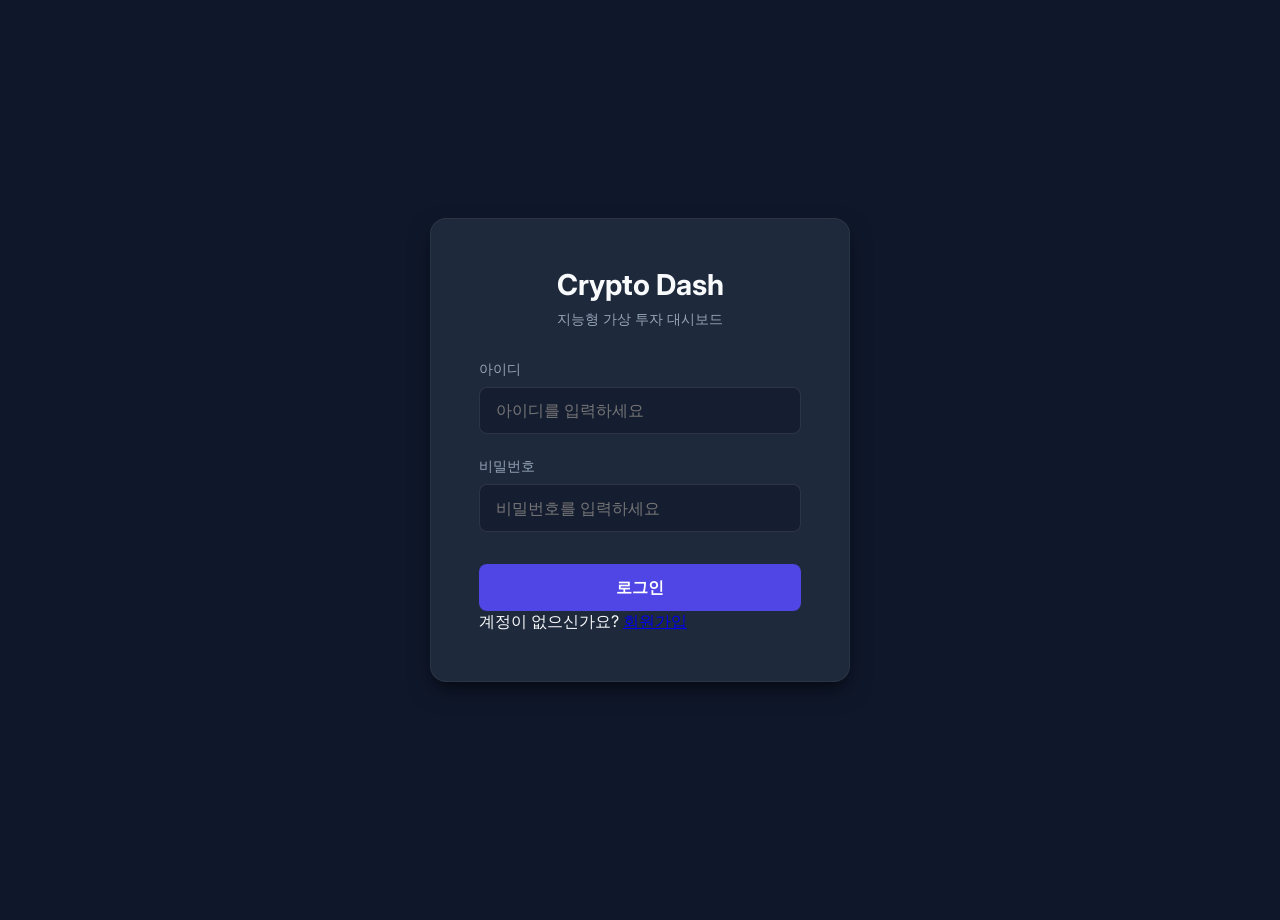
<file: project/src/main/resources/static/index.html>
<!DOCTYPE html>
<html lang="ko">
<head>
    <meta charset="UTF-8">
    <meta name="viewport" content="width=device-width, initial-scale=1.0">
    <title>비트코인 대시보드 - 로그인</title>
    <!-- Google Fonts: Inter -->
    <link href="https://fonts.googleapis.com/css2?family=Inter:wght@400;500;600;700&display=swap" rel="stylesheet">
    <link rel="stylesheet" href="css/style.css">
</head>
<body>
    <!-- 1. 로그인 화면 -->
    <div id="login-screen" class="screen view-active">
        <div class="login-card">
            <h1 class="logo-title">Crypto Dash</h1>
            <p class="subtitle">지능형 가상 투자 대시보드</p>
            
            <div id="alert-box" class="alert-box hidden">입력 정보가 올바르지 않습니다.</div>

            <form id="login-form">
                <div class="input-group">
                    <label for="userId">아이디</label>
                    <input type="text" id="userId" placeholder="아이디를 입력하세요" required autocomplete="off">
                </div>
                
                <div class="input-group">
                    <label for="userPw">비밀번호</label>
                    <input type="password" id="userPw" placeholder="비밀번호를 입력하세요" required>
                </div>
                
                <button type="submit" id="login-btn" class="primary-btn">로그인</button>
            </form>
            <p class="toggle-text">계정이 없으신가요? <a href="#" id="to-signup">회원가입</a></p>
        </div>
    </div>

    <div id="signup-screen" class="screen hidden">
        <div class="login-card">
            <!-- 뒤로 가기 버튼 추가 -->
            <button id="back-to-login" class="back-link-btn">
                <svg width="20" height="20" viewBox="0 0 24 24" fill="none" stroke="currentColor" stroke-width="2" stroke-linecap="round" stroke-linejoin="round"><path d="M19 12H5M12 19l-7-7 7-7"/></svg>
                돌아가기
            </button>

            <h1 class="logo-title">Join Crypto Dash</h1>
            <p class="subtitle">새로운 투자 여정을 시작하세요</p>
            
            <div id="signup-alert-box" class="alert-box hidden">정보를 모두 입력해 주세요.</div>

            <form id="signup-form">
                <div class="input-group">
                    <label for="regUserId">아이디</label>
                    <input type="text" id="regUserId" placeholder="사용할 아이디" required autocomplete="off">
                </div>
                
                <div class="input-group">
                    <label for="regUserPw">비밀번호</label>
                    <input type="password" id="regUserPw" placeholder="비밀번호" required>
                </div>

                <div class="input-group">
                    <label for="regUserName">이름</label>
                    <input type="text" id="regUserName" placeholder="사용자 이름" required autocomplete="off">
                </div>

                <div class="input-group">
                    <label for="regUserEmail">이메일</label>
                    <input type="email" id="regUserEmail" placeholder="example@email.com" required autocomplete="off">
                </div>
                
                <button type="submit" id="signup-btn" class="primary-btn">가입하기</button>
            </form>
            <p class="toggle-text">이미 계정이 있으신가요? <a href="#" id="to-login">로그인</a></p>
        </div>
    </div>

    <!-- 2. 성공 후 인트로 화면 -->
    <div id="intro-screen" class="screen hidden">
        <div class="intro-content">
            <div class="spinner"></div>
            <h2 id="welcome-text">환영합니다!</h2>
            <p>실시간 암호화폐 시장 데이터를 불러오는 중입니다...</p>
        </div>
    </div>

    <script src="js/app.js"></script>
</body>
</html>
</file>
<file: project/src/main/resources/static/css/style.css>
/* 기본 디자인 리셋 및 폰트 세팅 */
* {
    margin: 0;
    padding: 0;
    box-sizing: border-box;
    font-family: 'Inter', -apple-system, BlinkMacSystemFont, sans-serif;
}

/* 차분하고 세련된 금융 앱용 다크모드 팔레트 */
:root {
    --bg-color: #0F172A;        /* 아주 어두운 슬레이트 바탕 */
    --card-bg: #1E293B;         /* 카드 배경 (우아한 먹색) */
    --text-main: #F8FAFC;       /* 기본 텍스트 (완전한 흰색보다는 부드러운 밝은 회색) */
    --text-muted: #94A3B8;      /* 보조 텍스트 */
    --accent-color: #4F46E5;    /* 차분한 인디고 (포인트 컬러) */
    --accent-hover: #4338CA;
    --error-color: #EF4444;     /* 에러 알림 색상 */
    --border-color: rgba(255, 255, 255, 0.1); /* 기본 다크 보더 */
}

/* 라이트 모드 팔레트 */
[data-theme="light"] {
    --bg-color: #F8FAFC;        /* 밝은 슬레이트 바탕 */
    --card-bg: #FFFFFF;         /* 카드 배경 (흰색) */
    --text-main: #0F172A;       /* 기본 텍스트 (다크 슬레이트) */
    --text-muted: #64748B;      /* 보조 텍스트 */
    --border-color: rgba(0, 0, 0, 0.1); /* 라이트 보더 */
}

body {
    background-color: var(--bg-color);
    color: var(--text-main);
    display: flex;
    justify-content: center;
    align-items: center;
    height: 100vh;
    overflow: hidden; /* 최소 클릭, 최소 스크롤 (원스크린 정책) */
}

/* 스크린 트랜지션 처리 */
.screen {
    width: 100%;
    height: 100%;
    display: flex;
    justify-content: center;
    align-items: center;
    position: absolute;
    top: 0;
    left: 0;
    transition: opacity 0.6s ease-in-out, transform 0.6s ease;
}

.screen.hidden {
    opacity: 0;
    pointer-events: none;
    transform: translateY(20px);
}

.screen.view-active {
    opacity: 1;
    pointer-events: auto;
    transform: translateY(0);
}

/* 로그인 카드 UI */
.login-card {
    background-color: var(--card-bg);
    padding: 3rem;
    border-radius: 16px;
    width: 100%;
    max-width: 420px;
    box-shadow: 0 10px 25px -5px rgba(0, 0, 0, 0.5), 0 8px 10px -6px rgba(0, 0, 0, 0.3);
    border: 1px solid rgba(255, 255, 255, 0.05); /* 아주 미세한 테두리로 고급스러움 강조 */
}

.logo-title {
    font-size: 1.8rem;
    font-weight: 700;
    text-align: center;
    margin-bottom: 0.5rem;
}

.subtitle {
    color: var(--text-muted);
    text-align: center;
    font-size: 0.9rem;
    margin-bottom: 2rem;
}

/* 에러 알림 박스 */
.alert-box {
    background-color: rgba(239, 68, 68, 0.1);
    color: var(--error-color);
    padding: 0.75rem;
    border-radius: 8px;
    font-size: 0.85rem;
    text-align: center;
    margin-bottom: 1.5rem;
    border: 1px solid rgba(239, 68, 68, 0.2);
    transition: opacity 0.3s ease;
}

.alert-box.hidden {
    display: none;
}

/* 폼 디자인 */
.input-group {
    margin-bottom: 1.5rem;
}

.input-group label {
    display: block;
    font-size: 0.85rem;
    color: var(--text-muted);
    margin-bottom: 0.5rem;
    font-weight: 500;
}

.input-group input {
    width: 100%;
    background-color: rgba(15, 23, 42, 0.6);
    border: 1px solid rgba(255, 255, 255, 0.1);
    color: var(--text-main);
    padding: 0.8rem 1rem;
    border-radius: 8px;
    font-size: 1rem;
    transition: all 0.2s ease;
}

.input-group input:focus {
    outline: none;
    border-color: var(--accent-color);
    box-shadow: 0 0 0 3px rgba(79, 70, 229, 0.2);
}

/* 마이크로 애니메이션이 결합된 버튼 */
.primary-btn {
    width: 100%;
    background-color: var(--accent-color);
    color: white;
    border: none;
    padding: 0.9rem;
    font-size: 1rem;
    font-weight: 600;
    border-radius: 8px;
    cursor: pointer;
    transition: background-color 0.2s, transform 0.1s;
    margin-top: 0.5rem;
}

.primary-btn:hover {
    background-color: var(--accent-hover);
}

.primary-btn:active {
    transform: scale(0.98);
}

.primary-btn:disabled {
    background-color: #64748B;
    cursor: not-allowed;
    transform: none;
    opacity: 0.7;
}

/* 환영 인트로 디자인 */
.intro-content {
    text-align: center;
}

.intro-content h2 {
    font-size: 2rem;
    margin-bottom: 1rem;
    font-weight: 600;
}

.intro-content p {
    color: var(--text-muted);
    font-size: 1rem;
}

/* 심플한 로딩 스피너 (인트로에서 사용) */
.spinner {
    width: 40px;
    height: 40px;
    border: 4px solid rgba(255, 255, 255, 0.1);
    border-left-color: var(--accent-color);
    border-radius: 50%;
    margin: 0 auto 1.5rem auto;
    animation: spin 1s linear infinite;
}

/* 추가: 뒤로가기 버튼 스타일 */
.back-link-btn {
    background: none;
    border: none;
    color: var(--text-muted);
    font-size: 0.85rem;
    cursor: pointer;
    display: flex;
    align-items: center;
    gap: 0.5rem;
    padding: 0;
    margin-bottom: 1rem;
    transition: color 0.2s;
}

.back-link-btn:hover {
    color: var(--text-main);
}

/* ==========================================================================
   메인 대시보드 레이아웃 (1단계: 차트 영역)
   ========================================================================== */
#dashboard-screen {
    background-color: #020617; /* 더 깊은 블랙 배경 */
}

.dashboard-layout {
    width: 100%;
    height: 100vh;
    display: grid;
    /* 네비(80px) | 코인목록(320px) | 메인차트(1fr) | 주문창(340px) */
    grid-template-columns: 80px 320px 1fr 340px; 
    overflow: hidden;
}

/* 좌측 사이드바 */
.sidebar {
    background-color: #111827;
    border-right: 1px solid rgba(255, 255, 255, 0.05);
    display: flex;
    flex-direction: column;
    align-items: center;
    padding: 1.5rem 0;
}

.sidebar-header {
    margin-bottom: 3rem;
}

.logo-text {
    font-weight: 800;
    font-size: 1.2rem;
    color: var(--accent-color);
    letter-spacing: -1px;
}

.nav-menu {
    flex: 1;
    display: flex;
    flex-direction: column;
    gap: 1.5rem;
}

.nav-item {
    width: 48px;
    height: 48px;
    border-radius: 12px;
    display: flex;
    justify-content: center;
    align-items: center;
    background: none;
    border: none;
    color: var(--text-muted);
    cursor: pointer;
    transition: all 0.2s;
}

.nav-item:hover, .nav-item.active {
    background-color: rgba(79, 70, 229, 0.1);
    color: var(--accent-color);
    transform: translateY(-2px);
}

/* ==========================================================================
   2단계: 좌측 코인 목록 패널 (Left Panel)
   ========================================================================== */
.trading-layout {
    display: contents; /* Grid columns from dashboard-layout apply to children */
}

.coin-list-panel {
    background-color: #0F172A;
    border-right: 1px solid rgba(255, 255, 255, 0.05);
    display: flex;
    flex-direction: column;
    height: 100vh;
}

/* 마켓 탭 (원화/관심) */
.coin-market-tabs {
    display: flex;
    border-bottom: 1px solid rgba(255, 255, 255, 0.05);
}

.market-tab {
    flex: 1;
    text-align: center;
    padding: 1rem 0;
    font-size: 0.95rem;
    font-weight: 600;
    color: var(--text-muted);
    cursor: pointer;
    border-bottom: 2px solid transparent;
    transition: all 0.2s;
}

.market-tab.active {
    color: var(--text-main);
    border-bottom-color: var(--accent-color);
}

/* 검색창 영역 */
.search-box {
    padding: 1rem;
    position: relative;
    display: flex;
    align-items: center;
    border-bottom: 1px solid rgba(255, 255, 255, 0.05);
}

.search-icon {
    position: absolute;
    left: 1.5rem;
    color: var(--text-muted);
}

.search-input {
    width: 100%;
    background-color: rgba(255, 255, 255, 0.05);
    border: 1px solid rgba(255, 255, 255, 0.1);
    color: var(--text-main);
    padding: 0.6rem 1rem 0.6rem 2.2rem;
    border-radius: 8px;
    font-size: 0.85rem;
    transition: all 0.2s ease;
}

.search-input:focus {
    outline: none;
    border-color: var(--accent-color);
    box-shadow: 0 0 0 2px rgba(79, 70, 229, 0.2);
}

/* 코인 리스트 헤더 */
.list-header-row {
    display: flex;
    padding: 0.5rem 1rem;
    font-size: 0.75rem;
    color: var(--text-muted);
    border-bottom: 1px solid rgba(255, 255, 255, 0.05);
}

.list-header-row .col-name {
    flex: 2;
    padding-left: 1.5rem; /* 별표 자리 배려 */
}

.list-header-row .col-price {
    flex: 1.5;
    text-align: right;
}

.list-header-row .col-change {
    flex: 1.5;
    text-align: right;
}

.search-input::placeholder {
    color: rgba(148, 163, 184, 0.6);
}

.coin-list-container {
    flex: 1;
    overflow-y: auto;
    padding: 0.5rem;
}

/* 스크롤바 커스텀 */
.coin-list-container::-webkit-scrollbar { width: 6px; }
.coin-list-container::-webkit-scrollbar-thumb { background: rgba(255,255,255,0.1); border-radius: 4px; }
.coin-list-container::-webkit-scrollbar-track { background: transparent; }

/* 코인 아이템 리스트 */
.coin-item {
    display: flex;
    justify-content: space-between;
    align-items: center;
    padding: 0.8rem 1rem;
    border-radius: 8px;
    cursor: pointer;
    transition: background 0.2s;
    margin-bottom: 0.25rem;
}

.coin-item:hover {
    background-color: rgba(255, 255, 255, 0.03);
}

.coin-item.active {
    background-color: rgba(79, 70, 229, 0.15);
    border-left: 3px solid var(--accent-color);
}

.coin-item-left {
    display: flex;
    flex-direction: column;
    gap: 3px;
}

.coin-item-name {
    font-weight: 600;
    color: var(--text-main);
    font-size: 0.9rem;
}

.coin-item-symbol {
    font-size: 0.75rem;
    color: var(--text-muted);
}

.coin-item-right {
    text-align: right;
    display: flex;
    flex-direction: column;
    gap: 3px;
}

.coin-item-price {
    font-weight: 600;
    font-size: 0.95rem;
    color: var(--text-main);
    font-family: 'Inter Tight', sans-serif;
}

.coin-item-change {
    font-size: 0.8rem;
    font-weight: 600;
}
.coin-item-change.positive { color: #EF4444; } /* 한국 업비트 상승: 빨강 */
.coin-item-change.negative { color: #4F46E5; } /* 하락: 파랑 */
.coin-item-change.zero { color: var(--text-muted); }

/* ==========================================================================
   메인 대시보드 중앙(차트 패널)
   ========================================================================== */
.chart-panel {
    display: flex;
    flex-direction: column;
    padding: 1.5rem;
    gap: 1rem;
    height: 100vh;
    background-color: #020617;
}

.main-header {
    display: flex;
    justify-content: space-between;
    align-items: flex-end;
    margin-bottom: 0.5rem;
}

.coin-info {
    display: flex;
    align-items: baseline;
    gap: 0.5rem;
}

.coin-name {
    display: block;
    font-size: 1.5rem;
    font-weight: 700;
}

.coin-symbol {
    color: var(--text-muted);
    font-size: 0.9rem;
}

.current-price-group {
    text-align: right;
    display: flex;
    flex-direction: column;
    align-items: flex-end;
}

.price-value {
    display: block;
    font-size: 1.8rem;
    font-weight: 800;
    font-family: 'Inter Tight', sans-serif;
}

.price-change {
    font-size: 0.95rem;
    font-weight: 600;
}

.price-change.positive { color: #EF4444; } /* 상승: 빨강 */
.price-change.negative { color: #3B82F6; } /* 하락: 파랑 */

.chart-wrapper {
    flex: 1;
    background-color: #0F172A;
    border-radius: 16px;
    border: 1px solid rgba(255, 255, 255, 0.05);
    position: relative;
    overflow: hidden;
}

/* ==========================================================================
   인라인 수정 레이아웃 (마이페이지)
   ========================================================================== */
.info-row {
    display: flex;
    flex-direction: column;
    padding: 1.5rem 0;
    border-bottom: 1px solid rgba(255, 255, 255, 0.05);
}

.info-row:last-child {
    border-bottom: none;
    padding-bottom: 0;
}

.info-row-display, .info-row-edit {
    display: flex;
    align-items: center;
    width: 100%;
    gap: 1.5rem; /* 항목 간 간격 추가 */
}

.info-row-display.hidden, .info-row-edit.hidden {
    display: none;
}

.info-label {
    color: var(--text-muted);
    font-weight: 500;
    width: 150px;
    flex-shrink: 0;
}

.info-value {
    color: var(--text-main);
    font-weight: 600;
    /* 텍스트가 너무 길면 잘리도록 처리 */
    overflow: hidden;
    text-overflow: ellipsis;
    white-space: nowrap;
}

.btn-inline-edit {
    margin-left: auto; /* 버튼을 오른쪽 끝단으로 강제 밀어내기 */
    background-color: transparent;
    border: 1px solid rgba(255, 255, 255, 0.2);
    color: var(--text-muted);
    padding: 0.4rem 1rem;
    border-radius: 4px;
    font-size: 0.85rem;
    cursor: pointer;
    transition: all 0.2s;
    flex-shrink: 0;
}

.btn-inline-edit:hover {
    background-color: rgba(255, 255, 255, 0.1);
    color: var(--text-main);
}

.btn-inline-edit.invisible {
    visibility: hidden;
}

/* ==========================================================================
   모달 (Modal / Popup) 레이아웃 부분 수정용
   ========================================================================== */
.modal-overlay {
    position: fixed;
    top: 0;
    left: 0;
    width: 100vw;
    height: 100vh;
    background-color: rgba(0, 0, 0, 0.75);
    display: flex;
    justify-content: center;
    align-items: center;
    z-index: 9999;
    backdrop-filter: blur(4px);
    opacity: 1;
    transition: opacity 0.2s ease;
}

.modal-overlay.hidden {
    opacity: 0;
    pointer-events: none;
}

.modal-content {
    background-color: var(--card-bg);
    width: 100%;
    max-width: 440px;
    border-radius: 12px;
    border: 1px solid rgba(255, 255, 255, 0.1);
    box-shadow: 0 25px 50px -12px rgba(0, 0, 0, 0.5);
    display: flex;
    flex-direction: column;
    overflow: hidden;
    transform: scale(1);
    transition: transform 0.2s;
}

.modal-overlay.hidden .modal-content {
    transform: scale(0.95);
}

.modal-header {
    display: flex;
    justify-content: space-between;
    align-items: center;
    padding: 1.5rem;
    border-bottom: 1px solid rgba(255, 255, 255, 0.05);
}

.modal-header h2 {
    font-size: 1.15rem;
    font-weight: 600;
    color: var(--text-main);
}

.btn-close-modal {
    background: none;
    border: none;
    color: var(--text-muted);
    font-size: 1.5rem;
    cursor: pointer;
    line-height: 1;
    transition: color 0.2s;
}

.btn-close-modal:hover { color: var(--error-color); }

.modal-body {
    padding: 1.5rem;
}

.modal-input {
    width: 100%;
    background-color: rgba(255, 255, 255, 0.05);
    border: 1px solid rgba(255, 255, 255, 0.2);
    color: var(--text-main);
    padding: 0.8rem 1rem;
    border-radius: 6px;
    font-size: 0.95rem;
    transition: border-color 0.2s;
    margin-bottom: 1rem;
}

.modal-input:focus {
    outline: none;
    border-color: var(--accent-color);
}

.modal-footer {
    display: flex;
    background-color: rgba(0,0,0,0.2);
}

.modal-footer button {
    flex: 1;
    padding: 1.2rem;
    font-weight: 600;
    font-size: 0.95rem;
    cursor: pointer;
    border: none;
    transition: all 0.2s;
}

.btn-modal-cancel {
    background: transparent;
    color: var(--text-muted);
    border-right: 1px solid rgba(255, 255, 255, 0.05);
}
.btn-modal-cancel:hover { background-color: rgba(255,255,255,0.05); color: var(--text-main); }

.btn-modal-save {
    background-color: transparent;
    color: var(--accent-color);
}
.btn-modal-save:hover { background-color: rgba(79, 70, 229, 0.1); }

/* ==========================================================================
   3단계: 우측 주문 패널 (Order Panel)
   ========================================================================== */
.order-panel {
    background-color: #111827;
    border-left: 1px solid rgba(255, 255, 255, 0.05);
    display: flex;
    flex-direction: column;
    height: 100vh;
    overflow-y: auto;
}

.panel-header {
    padding: 1.5rem;
    border-bottom: 1px solid rgba(255, 255, 255, 0.05);
}

.panel-header h2 {
    font-size: 1.2rem;
    font-weight: 700;
    color: var(--text-main);
}

.order-type-tabs {
    display: flex;
    border-bottom: 1px solid rgba(255, 255, 255, 0.05);
}

.order-tab {
    flex: 1;
    padding: 1rem 0;
    text-align: center;
    color: var(--text-muted);
    font-size: 0.95rem;
    font-weight: 600;
    cursor: pointer;
    border-bottom: 2px solid transparent;
    transition: all 0.2s;
}

.order-tab.active {
    color: var(--text-main);
    border-bottom-color: var(--accent-color);
}

.order-form {
    padding: 1.5rem;
    display: flex;
    flex-direction: column;
    gap: 1.25rem;
}

.form-row {
    display: flex;
    justify-content: space-between;
    align-items: center;
    color: var(--text-muted);
    font-size: 0.9rem;
}

.order-input-group {
    display: flex;
    align-items: center;
    background-color: #0F172A;
    border: 1px solid rgba(255, 255, 255, 0.1);
    border-radius: 8px;
    padding: 0 1rem;
    height: 48px;
}

.order-input-group input {
    background: transparent;
    border: none;
    color: var(--text-main);
    font-weight: 600;
    font-size: 1rem;
    width: 100%;
    text-align: right;
    outline: none;
}

.order-input-group span.unit {
    color: var(--text-muted);
    margin-left: 0.5rem;
    font-size: 0.85rem;
    font-weight: 500;
}

.order-percentages {
    display: flex;
    gap: 0.5rem;
}

.btn-percent {
    flex: 1;
    background-color: #0F172A;
    border: 1px solid rgba(255, 255, 255, 0.1);
    color: var(--text-muted);
    padding: 0.5rem 0;
    border-radius: 6px;
    font-size: 0.8rem;
    font-weight: 600;
    cursor: pointer;
    transition: all 0.2s;
}

.btn-percent:hover {
    background-color: rgba(255, 255, 255, 0.05);
    color: var(--text-main);
}

.trade-btn-group {
    display: flex;
    gap: 1rem;
    margin-top: 1rem;
}

.btn-buy {
    flex: 1;
    background-color: #EF4444; /* 매수는 보통 빨간색 (한국 기준) */
    color: white;
    font-weight: 700;
    font-size: 1.1rem;
    padding: 1.25rem 0;
    border: none;
    border-radius: 8px;
    cursor: pointer;
    transition: background-color 0.2s;
}

.btn-buy:hover { background-color: #DC2626; }

.btn-sell {
    flex: 1;
    background-color: #3B82F6; /* 매도는 보통 파란색 (한국 기준) */
    color: white;
    font-weight: 700;
    font-size: 1.1rem;
    padding: 1.25rem 0;
    border: none;
    border-radius: 8px;
    cursor: pointer;
    transition: background-color 0.2s;
}

.btn-sell:hover { background-color: #2563EB; }

/* 관리자 페이지 전용 스타일 */
.admin-tabs {
    display: flex;
    gap: 1rem;
    margin-bottom: 2rem;
    border-bottom: 1px solid var(--border-color);
    padding-bottom: 1rem;
}
.admin-tab {
    padding: 0.5rem 1rem;
    background: transparent;
    border: none;
    color: var(--text-muted);
    font-size: 1.1rem;
    font-weight: 600;
    cursor: pointer;
    transition: all 0.2s;
    border-radius: 4px;
}
.admin-tab:hover {
    color: var(--text-main);
    background: rgba(255, 255, 255, 0.05);
}
.admin-tab.active {
    color: var(--accent-color);
    background: rgba(59, 130, 246, 0.1);
}
.admin-table {
    width: 100%;
    border-collapse: collapse;
    background: var(--panel-bg);
    border-radius: 8px;
    overflow: hidden;
    box-shadow: 0 4px 6px -1px rgba(0, 0, 0, 0.1);
}
.admin-table th, .admin-table td {
    padding: 1rem;
    text-align: left;
    border-bottom: 1px solid var(--border-color);
}
.admin-table th {
    background: rgba(255, 255, 255, 0.02);
    color: var(--text-muted);
    font-weight: 500;
    font-size: 0.9rem;
}
.admin-table td {
    color: var(--text-main);
}
.action-btn {
    padding: 0.4rem 0.8rem;
    border-radius: 4px;
    border: none;
    font-size: 0.85rem;
    font-weight: 500;
    cursor: pointer;
    transition: all 0.2s;
}
.btn-edit {
    background: rgba(255, 255, 255, 0.1);
    color: var(--text-main);
}
.btn-edit:hover { background: rgba(255, 255, 255, 0.2); }
.btn-delete {
    background: rgba(239, 68, 68, 0.1);
    color: #EF4444;
}
.btn-delete:hover { background: rgba(239, 68, 68, 0.2); }

/* 다중 등록 폼 스타일 */
.multi-form-container {
    display: flex;
    flex-direction: column;
    gap: 1.5rem;
}
.user-form-block {
    background: rgba(255, 255, 255, 0.03);
    border: 1px solid rgba(255, 255, 255, 0.1);
    border-radius: 12px;
    padding: 2rem;
    position: relative;
    box-shadow: 0 4px 6px rgba(0,0,0,0.2);
}
.user-form-block h4 {
    margin-bottom: 1.5rem;
    color: var(--text-main);
    display: flex;
    justify-content: space-between;
    align-items: center;
    font-size: 1.2rem;
    border-bottom: 1px solid rgba(255, 255, 255, 0.1);
    padding-bottom: 0.8rem;
}
.remove-form-btn {
    background: rgba(239, 68, 68, 0.15);
    color: #EF4444;
    border: 1px solid rgba(239, 68, 68, 0.3);
    width: 32px;
    height: 32px;
    border-radius: 6px;
    cursor: pointer;
    display: flex;
    align-items: center;
    justify-content: center;
    font-size: 1.2rem;
    transition: all 0.2s;
}
.remove-form-btn:hover {
    background: #EF4444;
    color: white;
}

.admin-form-input {
    width: 100%;
    padding: 0.9rem 1rem;
    background: rgba(0, 0, 0, 0.2);
    border: 1px solid rgba(255, 255, 255, 0.1);
    border-radius: 8px;
    color: var(--text-main);
    font-size: 1rem;
    margin-top: 0.4rem;
    transition: border-color 0.2s;
}
.admin-form-input:focus {
    outline: none;
    border-color: var(--accent-color);
}
.admin-form-label {
    font-size: 0.9rem;
    color: var(--text-muted);
    font-weight: 500;
}

.primary-btn {
    background-color: var(--accent-color);
    color: white;
    border: none;
    padding: 0.8rem 1.5rem;
    border-radius: 8px;
    font-weight: 600;
    cursor: pointer;
    transition: background-color 0.2s;
}
.primary-btn:hover {
    background-color: #2563eb;
}

/* 권한 체크박스 스타일 */
.role-checkbox-label {
    display: inline-flex;
    align-items: center;
    gap: 0.5rem;
    margin-right: 1rem;
    cursor: pointer;
}
.role-checkbox-label input {
    width: 16px;
    height: 16px;
    accent-color: var(--accent-color);
    cursor: pointer;
}

/* ==========================================================================
   토스트 알림창 (Toast UI)
   ========================================================================== */
#toast-container {
    position: fixed;
    top: 20px;
    right: 20px;
    z-index: 9999;
    display: flex;
    flex-direction: column;
    gap: 10px;
    pointer-events: none; /* 클릭 방해 방지 */
}

.toast {
    background: rgba(15, 23, 42, 0.95);
    backdrop-filter: blur(8px);
    color: white;
    padding: 14px 24px;
    border-radius: 12px;
    border-left: 4px solid var(--accent-color);
    box-shadow: 0 10px 25px -5px rgba(0, 0, 0, 0.5), 0 8px 10px -6px rgba(0, 0, 0, 0.3);
    font-size: 0.95rem;
    font-weight: 500;
    display: flex;
    align-items: center;
    gap: 12px;
    transform: translateX(120%);
    opacity: 0;
    transition: all 0.3s cubic-bezier(0.175, 0.885, 0.32, 1.275);
    pointer-events: auto; /* 토스트 자체는 클릭 가능 */
}

.toast.show {
    transform: translateX(0);
    opacity: 1;
}

.toast-success {
    border-left-color: #10B981;
}

.toast-error {
    border-left-color: #EF4444;
}

.toast-info {
    border-left-color: #3B82F6;
}

.toast-icon {
    font-size: 1.2rem;
}
</file>
<file: project/src/main/resources/static/css/board.css>
/* board.css - 커뮤니티 전용 스타일 */

.board-container {
    background: var(--bg-panel);
    border-radius: 16px;
    border: 1px solid var(--border-color);
    box-shadow: 0 4px 15px rgba(0,0,0,0.15);
    overflow: hidden;
    margin-top: 2rem;
}

.board-header {
    display: flex;
    justify-content: space-between;
    align-items: center;
    padding: 1.5rem 2rem;
    border-bottom: 1px solid var(--border-color);
    background: rgba(255, 255, 255, 0.02);
}

.board-title {
    font-size: 1.25rem;
    color: var(--text-main);
    font-weight: 700;
    display: flex;
    align-items: center;
    gap: 0.5rem;
}

.write-btn {
    background: var(--accent-color);
    color: white;
    border: none;
    padding: 0.6rem 1.2rem;
    border-radius: 8px;
    font-size: 0.95rem;
    font-weight: 600;
    cursor: pointer;
    transition: background 0.2s, transform 0.1s;
    display: flex;
    align-items: center;
    gap: 0.4rem;
}

.write-btn:hover {
    background: var(--accent-hover);
    transform: translateY(-1px);
}

.board-list {
    width: 100%;
    border-collapse: collapse;
}

.board-list th {
    text-align: left;
    padding: 1rem 2rem;
    color: var(--text-muted);
    font-weight: 500;
    font-size: 0.9rem;
    border-bottom: 1px solid rgba(255, 255, 255, 0.05);
    background: rgba(255, 255, 255, 0.01);
}

.board-list td {
    padding: 1.2rem 2rem;
    color: var(--text-main);
    border-bottom: 1px solid rgba(255, 255, 255, 0.03);
    font-size: 0.95rem;
}

.board-list tr {
    transition: background 0.2s;
    cursor: pointer;
}

.board-list tr:hover {
    background: rgba(255, 255, 255, 0.03);
}

.post-title {
    font-weight: 600;
    color: var(--text-main);
}

.post-author {
    display: flex;
    align-items: center;
    gap: 0.5rem;
}

.author-badge {
    width: 24px;
    height: 24px;
    border-radius: 50%;
    background: var(--accent-color);
    display: flex;
    align-items: center;
    justify-content: center;
    font-size: 0.7rem;
    font-weight: bold;
    color: white;
}

.author-badge.anon {
    background: #64748B;
}

.tier-badge {
    padding: 0.15rem 0.4rem;
    border-radius: 4px;
    font-size: 0.7rem;
    font-weight: 700;
    color: white;
    margin-left: 0.2rem;
    display: inline-flex;
    align-items: center;
    gap: 0.15rem;
}
.tier-bronze { background-color: #cd7f32; }
.tier-silver { background-color: #c0c0c0; color: #333; }
.tier-gold { background-color: #ffd700; color: #333; }
.tier-platinum { background-color: #e5e4e2; color: #333; border: 1px solid #7cb9e8; }
.tier-diamond { background-color: #b9f2ff; color: #111; border: 1px solid #00bfff; }

.search-box {
    color: var(--text-muted);
    font-size: 0.85rem;
}

.post-meta {
    color: var(--text-muted);
    font-size: 0.85rem;
}

/* Modal Styles */
.modal-overlay {
    position: fixed;
    top: 0;
    left: 0;
    right: 0;
    bottom: 0;
    background: rgba(0, 0, 0, 0.7);
    backdrop-filter: blur(4px);
    display: flex;
    align-items: center;
    justify-content: center;
    z-index: 1000;
    opacity: 0;
    pointer-events: none;
    transition: opacity 0.3s;
}

.modal-overlay.active {
    opacity: 1;
    pointer-events: auto;
}

.board-modal {
    background: var(--bg-panel);
    border: 1px solid var(--border-color);
    border-radius: 16px;
    width: 100%;
    max-width: 600px;
    box-shadow: 0 10px 40px rgba(0, 0, 0, 0.3);
    transform: translateY(20px);
    transition: transform 0.3s;
    overflow: hidden;
}

.modal-overlay.active .board-modal {
    transform: translateY(0);
}

.modal-header {
    padding: 1.5rem 2rem;
    border-bottom: 1px solid var(--border-color);
    display: flex;
    justify-content: space-between;
    align-items: center;
}

.modal-title {
    font-size: 1.2rem;
    font-weight: 700;
    color: var(--text-main);
}

.modal-close {
    background: none;
    border: none;
    color: var(--text-muted);
    cursor: pointer;
    font-size: 1.5rem;
    line-height: 1;
    transition: color 0.2s;
}

.modal-close:hover {
    color: var(--text-main);
}

.modal-body {
    padding: 2rem;
    display: flex;
    flex-direction: column;
    gap: 1.5rem;
    max-height: 70vh;
    overflow-y: auto;
}

.form-group {
    display: flex;
    flex-direction: column;
    gap: 0.5rem;
}

.form-label {
    font-size: 0.9rem;
    color: var(--text-muted);
    font-weight: 500;
}

.form-input, .form-textarea {
    background: rgba(15, 23, 42, 0.5);
    border: 1px solid var(--border-color);
    border-radius: 8px;
    padding: 1rem;
    color: var(--text-main);
    font-family: inherit;
    font-size: 0.95rem;
    transition: border-color 0.2s, box-shadow 0.2s;
}

.form-input:focus, .form-textarea:focus {
    outline: none;
    border-color: var(--accent-color);
    box-shadow: 0 0 0 2px rgba(59, 130, 246, 0.2);
}

.form-textarea {
    resize: vertical;
    min-height: 150px;
}

.modal-footer {
    padding: 1.5rem 2rem;
    border-top: 1px solid var(--border-color);
    display: flex;
    justify-content: space-between;
    align-items: center;
    background: rgba(255, 255, 255, 0.01);
}

.toggle-container {
    display: flex;
    align-items: center;
    gap: 0.8rem;
    cursor: pointer;
}

.toggle-switch {
    width: 44px;
    height: 24px;
    background: rgba(255, 255, 255, 0.1);
    border-radius: 12px;
    position: relative;
    transition: background 0.3s;
}

.toggle-switch::after {
    content: '';
    position: absolute;
    top: 2px;
    left: 2px;
    width: 20px;
    height: 20px;
    background: white;
    border-radius: 50%;
    transition: transform 0.3s;
}

.toggle-container input {
    display: none;
}

.toggle-container input:checked + .toggle-switch {
    background: var(--accent-color);
}

.toggle-container input:checked + .toggle-switch::after {
    transform: translateX(20px);
}

.toggle-label {
    color: var(--text-muted);
    font-size: 0.9rem;
    user-select: none;
}

.toggle-container input:checked ~ .toggle-label {
    color: var(--text-main);
}

.submit-btn {
    background: var(--accent-color);
    color: white;
    border: none;
    padding: 0.7rem 1.5rem;
    border-radius: 8px;
    font-size: 0.95rem;
    font-weight: 600;
    cursor: pointer;
    transition: background 0.2s;
}

.submit-btn:hover {
    background: var(--accent-hover);
}

/* Toast UI Editor 상세 뷰 글씨 색상 연동 (다크모드 호환) */
.toastui-editor-contents,
.toastui-editor-contents p,
.toastui-editor-contents span,
.toastui-editor-contents h1,
.toastui-editor-contents h2,
.toastui-editor-contents h3,
.toastui-editor-contents h4,
.toastui-editor-contents h5,
.toastui-editor-contents h6,
.toastui-editor-contents li {
    color: var(--text-main) !important;
}
</file>
<file: project/src/main/resources/static/css/mypage.css>
/* ==========================================================================
   마이페이지 전용 스타일
   ========================================================================== */

.profile-container {
    flex: 1;
    padding: 3rem;
    display: flex;
    flex-direction: column;
    gap: 2rem;
    background-color: var(--bg-color);
    overflow-y: auto;
}

.profile-header {
    border-bottom: 1px solid rgba(255, 255, 255, 0.05);
    padding-bottom: 2rem;
}

.profile-header h1 {
    font-size: 2rem;
    font-weight: 700;
    color: var(--text-main);
    margin-bottom: 0.5rem;
}

.profile-header p {
    color: var(--text-muted);
    font-size: 1rem;
}

.info-card {
    background-color: var(--card-bg);
    border-radius: 16px;
    padding: 2rem;
    border: 1px solid rgba(255, 255, 255, 0.05);
    max-width: 600px;
}

.info-row {
    display: flex;
    justify-content: space-between;
    padding: 1.5rem 0;
    border-bottom: 1px solid rgba(255, 255, 255, 0.05);
}

.info-row:last-child {
    border-bottom: none;
    padding-bottom: 0;
}

.info-label {
    color: var(--text-muted);
    font-weight: 500;
    width: 150px;
}

.info-value {
    color: var(--text-main);
    font-weight: 600;
    flex: 1;
    text-align: right;
}

.action-buttons {
    display: flex;
    gap: 1rem;
    margin-top: 2rem;
    max-width: 600px;
}

.btn-edit {
    flex: 1;
    background-color: var(--accent-color);
    color: white;
    border: none;
    padding: 1rem;
    border-radius: 8px;
    font-weight: 600;
    cursor: pointer;
    transition: all 0.2s;
    text-align: center;
    text-decoration: none;
}

.btn-edit:hover { background-color: var(--accent-hover); }

.btn-delete {
    flex: 1;
    background-color: rgba(239, 68, 68, 0.1);
    color: var(--error-color);
    border: 1px solid rgba(239, 68, 68, 0.2);
    padding: 1rem;
    border-radius: 8px;
    font-weight: 600;
    cursor: pointer;
    transition: all 0.2s;
    text-align: center;
}

.btn-delete:hover {
    background-color: rgba(239, 68, 68, 0.2);
}
</file>
